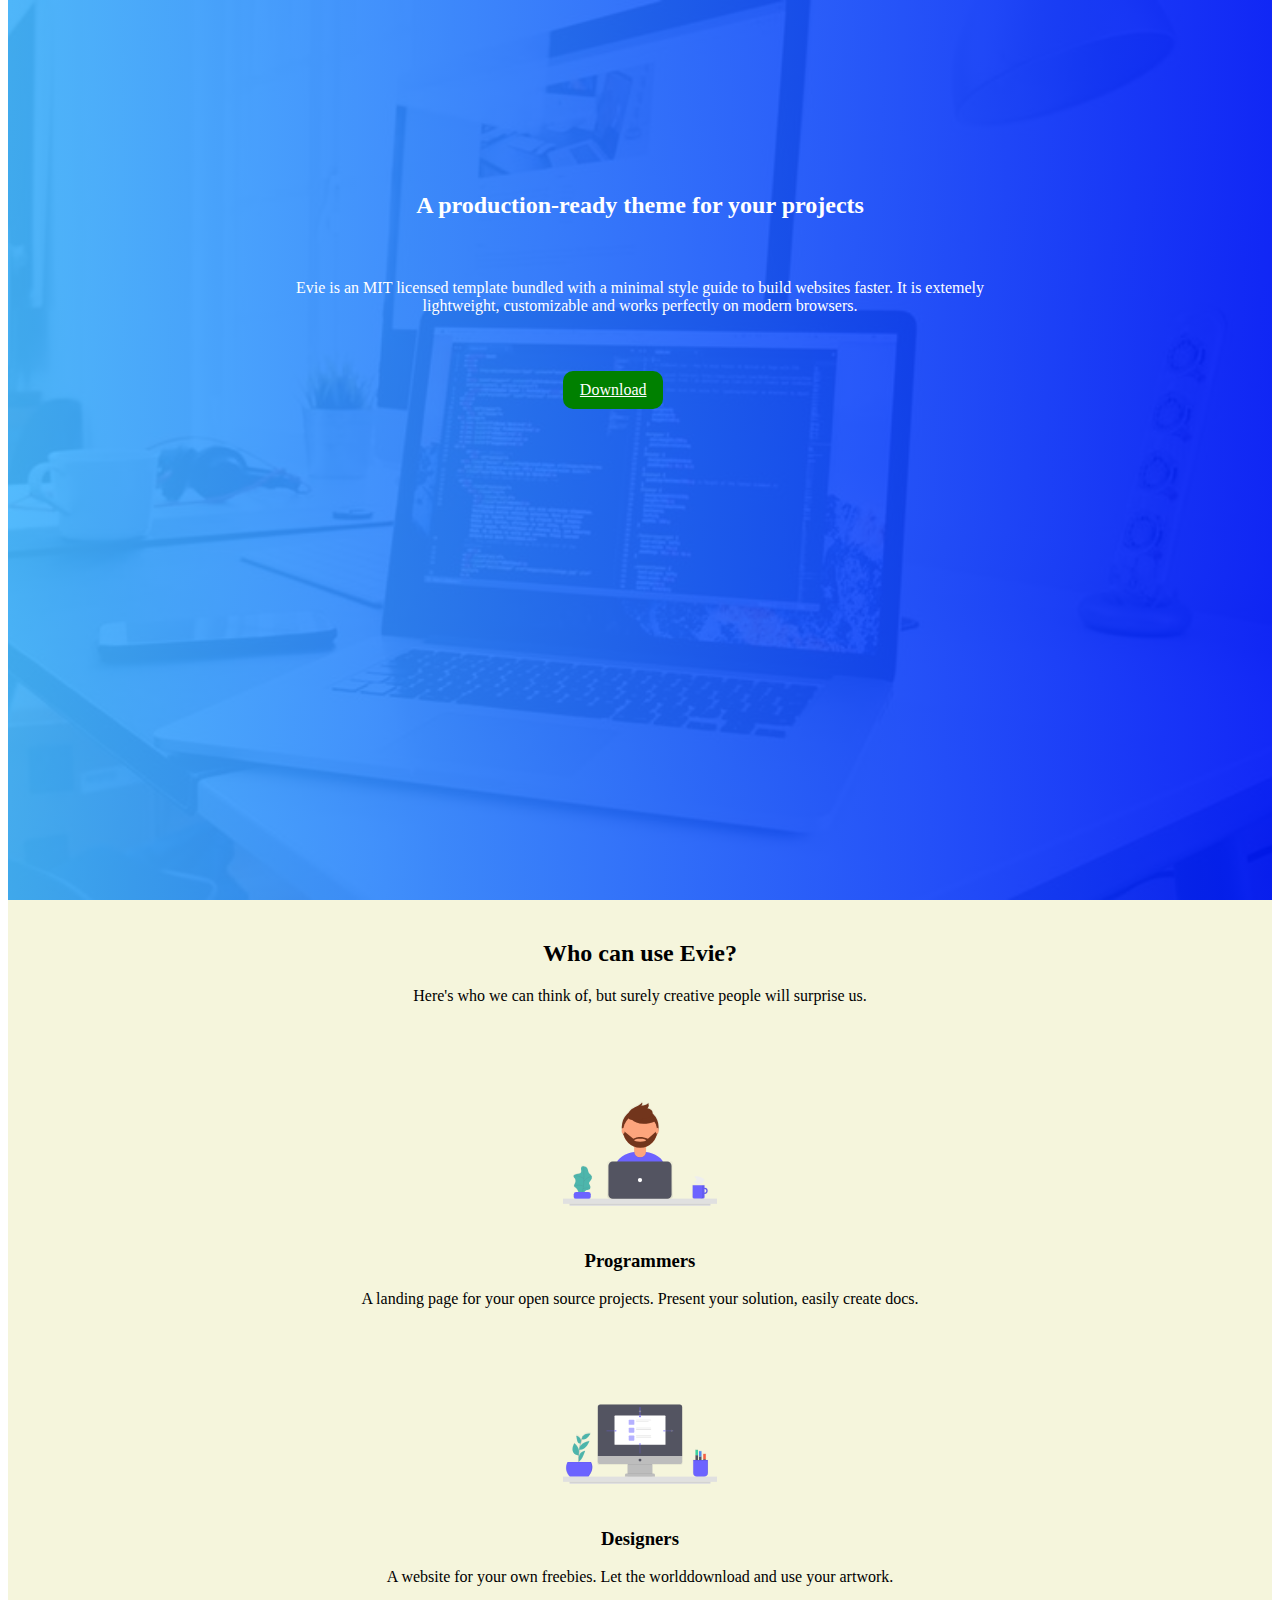
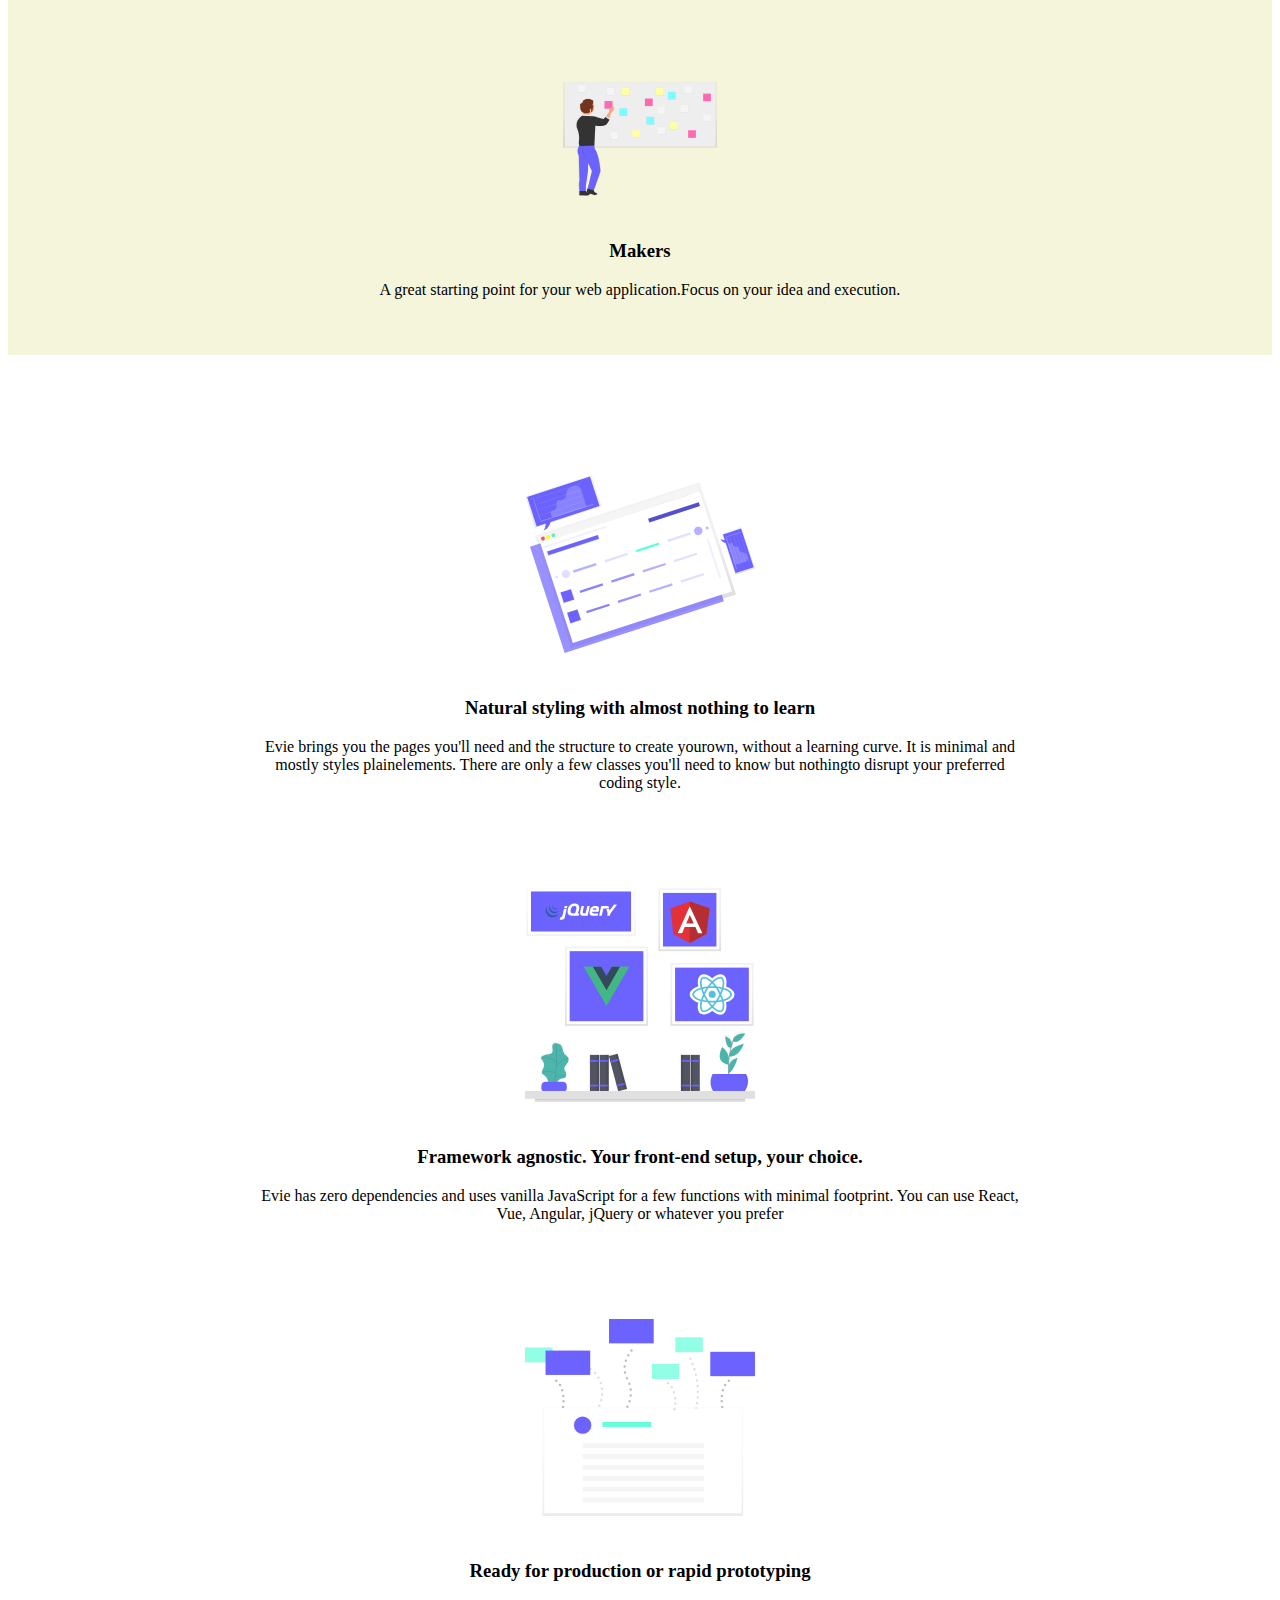
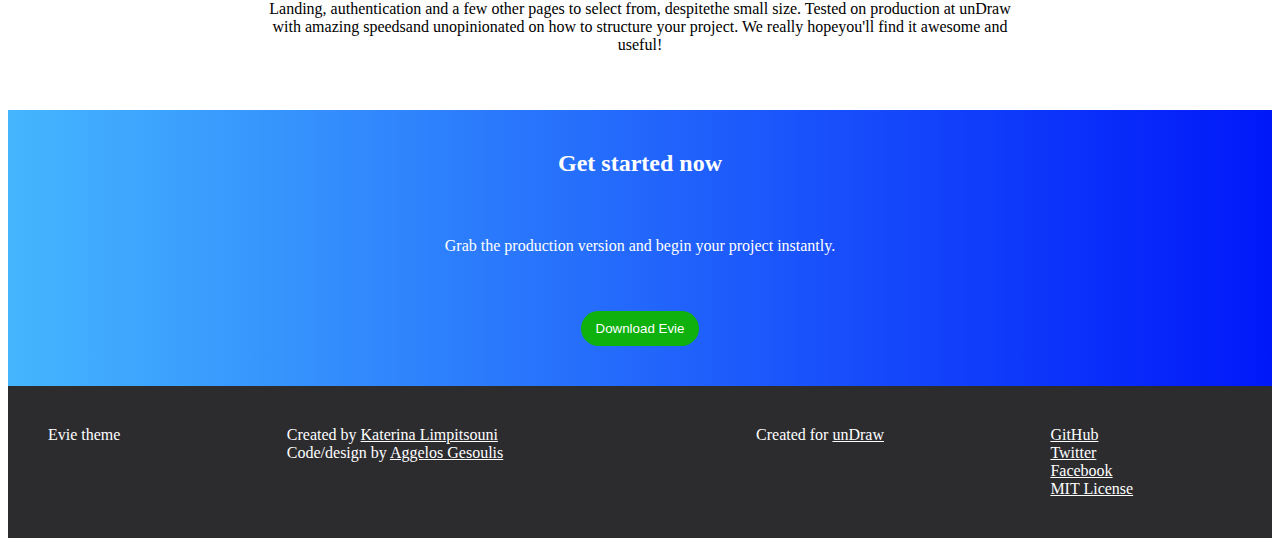
<file: task1/index.html>
<!DOCTYPE html>
<html lang="en">

<head>
    <meta charset="UTF-8">
    <meta name="viewport" content="width=device-width, initial-scale=1.0">
    <title>Document</title>
    <link rel="stylesheet" href="style.css">
</head>

<body>
    <main>
        <div class="section1">
            <div class="container">
                <div class="section1-text">
                    <div class="text-heading">
                        <h2>A production-ready theme for your projects</h2>
                    </div>
                    <div class="text-para">
                        <p>Evie is an MIT licensed template bundled with a minimal style guide to build
                            websites faster. It is extemely lightweight, customizable and works perfectly on
                            modern browsers.</p>
                    </div>
                    <div class="text-btn">
                        <a href="#" class="links">Download</a>
                    </div>
                </div>

            </div>
        </div>
        <div class="section2">
            <div class="container">
                <div class="section2-div1">
                    <h2>Who can use Evie?</h2>
                    <p>Here's who we can think of, but surely creative people will surprise us.</p>
                </div>
                <div class="section2-div2">
                    <div class="section2-div2-img">
                        <img src="./images/undraw_designer.svg" alt="undraw designer" width="20%">
                    </div>
                    <div class="section2-div2-para">
                        <h3>Programmers</h3>
                        <p>A landing page for your open source projects.
                            Present your solution, easily create docs.</p>
                    </div>
                </div>
                <div class="section2-div2">
                    <div class="section2-div2-img">
                        <img src="./images/undraw_responsive.svg" alt="undraw responsive" width="20%">
                    </div>
                    <div class="section2-div2-para">
                        <h3>Designers</h3>
                        <p>A website for your own freebies. Let the worlddownload and use your artwork.</p>
                    </div>
                </div>
                <div class="section2-div2">
                    <div class="section2-div2-img">
                        <img src="./images/undraw_creation.svg" alt="undraw creation" width="20%">
                    </div>
                    <div class="section2-div2-para">
                        <h3>Makers</h3>
                        <p>A great starting point for your web application.Focus on your idea and execution.</p>
                    </div>
                </div>


            </div>
        </div>
        <div class="section3">
            <div class="container">
                <div class="section3-div1">
                    <div class="section3-div1-img">
                        <img src="./images/undraw_browser.svg" alt="undraw_browser" width="30%">
                    </div>
                    <div class="section3-div1-para">
                        <h3>Natural styling with almost nothing to learn</h3>
                        <p>Evie brings you the pages you'll need and the structure to create yourown, without a learning
                            curve. It is minimal and mostly styles plainelements. There are only a few classes you'll
                            need to know but nothingto disrupt your preferred coding style.</p>
                    </div>
                </div>
                <div class="section3-div1">
                    <div class="section3-div1-img">
                        <img src="./images/undraw_frameworks.svg" alt="undraw_frameworks" width="30%">
                    </div>
                    <div class="section3-div1-para">
                        <h3>Framework agnostic. Your front-end setup,
                            your choice.</h3>
                        <p>Evie has zero dependencies and uses vanilla JavaScript for a few
                            functions with minimal footprint. You can use React, Vue, Angular,
                            jQuery or whatever you prefer</p>
                    </div>
                </div>
                <div class="section3-div1">
                    <div class="section3-div1-img">
                        <img src="./images/together.svg" alt="together" width="30%">
                    </div>
                    <div class="section3-div1-para">
                        <h3>Ready for production or rapid prototyping</h3>
                        <p>Landing, authentication and a few other pages to select from, despitethe small size. Tested
                            on
                            production at unDraw with amazing speedsand unopinionated on how to structure your project.
                            We
                            really hopeyou'll find it awesome and useful!</p>
                    </div>
                </div>
            </div>
        </div>
        <div class="section4">
            <div class="container">
                <div class="section4-text">
                    <div class="text-heading">
                        <h2>Get started now</h2>
                    </div>
                    <div class="text-para">
                        <p>Grab the production version and begin your project instantly.</p>
                    </div>
                    <div class="text-btn-evie">
                        <button class="text-button-evie">Download Evie</button>
                    </div>
                </div>
            </div>
        </div>
    </main>
    <footer>
        <div class="section5">
            <ul class="section5-list">
                <li type="none" class="section5-list-items">Evie theme</li>
                <li type="none" class="section5-list-items-1">
                    <ul>
                        <li type="none">Created by <a href="#" class="links">Katerina Limpitsouni</a></li>
                        <li type="none">Code/design by <a href="#" class="links">Aggelos Gesoulis</a></li>
                    </ul>
                </li>
                <li type="none" class="section5-list-items-1">Created for <a href="#" class="links">unDraw</a></li>
                <li type="none" class="section5-list-items">
                    <ul>
                        <li type="none"><a href="#" class="links">GitHub</a></li>
                        <li type="none"><a href="#" class="links">Twitter</a></li>
                        <li type="none"><a href="#" class="links">Facebook</a></li>
                        <li type="none"><a href="#" class="links">MIT License</a></li>
                    </ul>
                </li>
            </ul>
        </div>
    </footer>
</body>

</html>
</file>
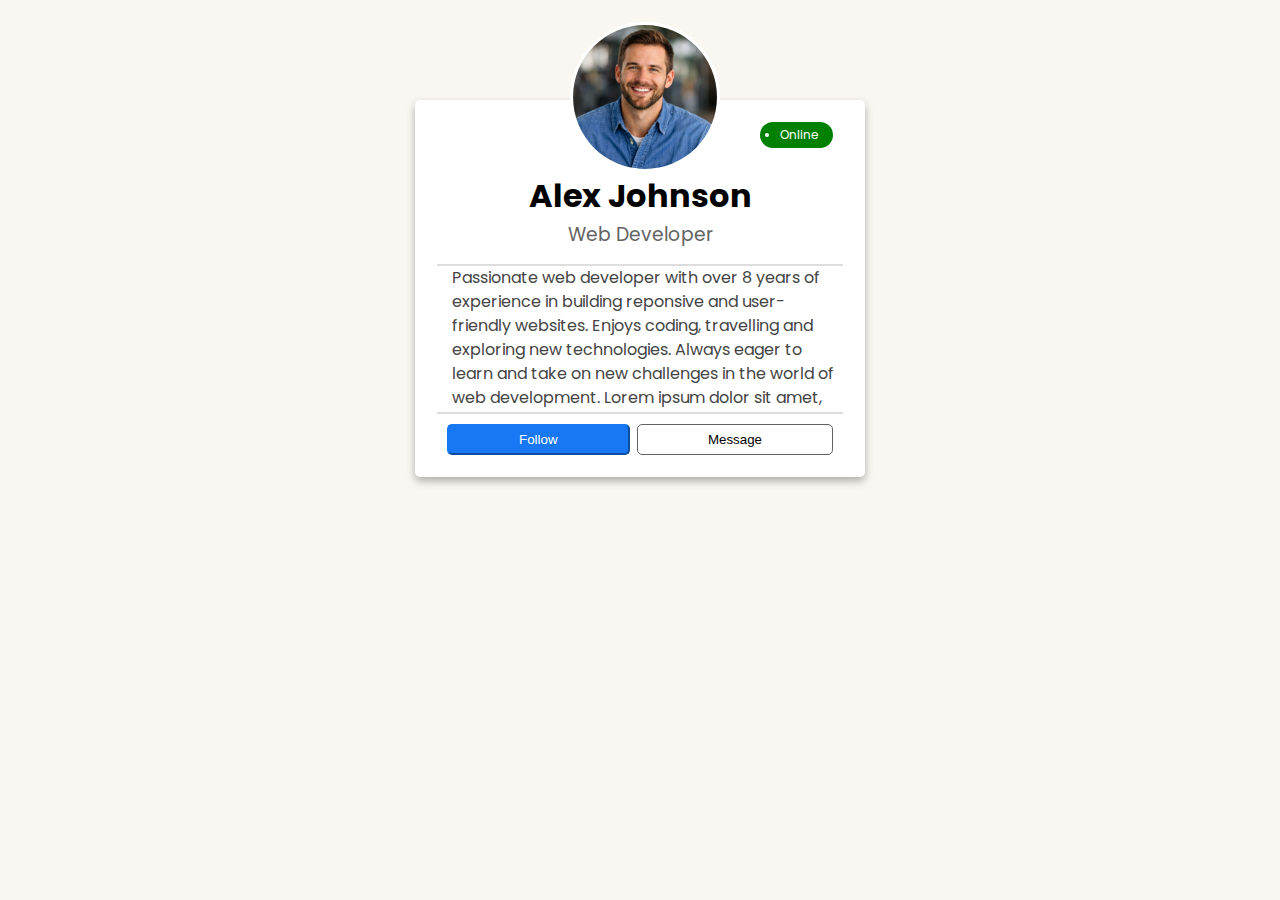
<file: task3/index.html>
<!DOCTYPE html>
<html lang="en">

<head>
    <meta charset="UTF-8">
    <meta name="viewport" content="width=device-width, initial-scale=1.0">
    <title>Document</title>
    <link href="https://fonts.googleapis.com/css2?family=Poppins:wght@300;400;500;600;700&display=swap"
        rel="stylesheet">
    <link rel="stylesheet" href="./assets/style.css">
</head>

<body>
    <div class="container">
        <header>
            <img src="./assets/images/profile-image.png" alt="profile image" width="150px">
            <ul class="list-item">
                <li>Online</li>
            </ul>
            <div class="name-and-position">
                <div class="name">
                    <h1>
                        Alex Johnson
                    </h1>
                </div>
                <div class="position">
                    <h3>
                        Web Developer
                    </h3>
                </div>
            </div>
        </header>
        <section class="paragraph">
            <p>
                Passionate web developer with over 8 years
                of experience in building reponsive and user-friendly
                websites. Enjoys coding, travelling and exploring new technologies.
                Always eager to learn and take on new challenges in the
                world of web development.
                Lorem ipsum dolor sit amet, consectetur adipisicing elit. Natus, dolore impedit, voluptatibus minima
                sint et, officiis nulla laboriosam quidem quia voluptas at nam eveniet dolorum praesentium commodi quam.
                Aliquam, distinctio? Iure, nobis! Incidunt voluptatem optio consequatur nulla suscipit accusamus esse
                velit libero ratione distinctio in officiis quidem, ex illo praesentium?
            </p>
        </section>
        <section class="button">
            <button class="button-style-1">
                Follow
            </button>
            <button class="button-style-2">
                Message
            </button>
        </section>
    </div>
</body>

</html>
</file>
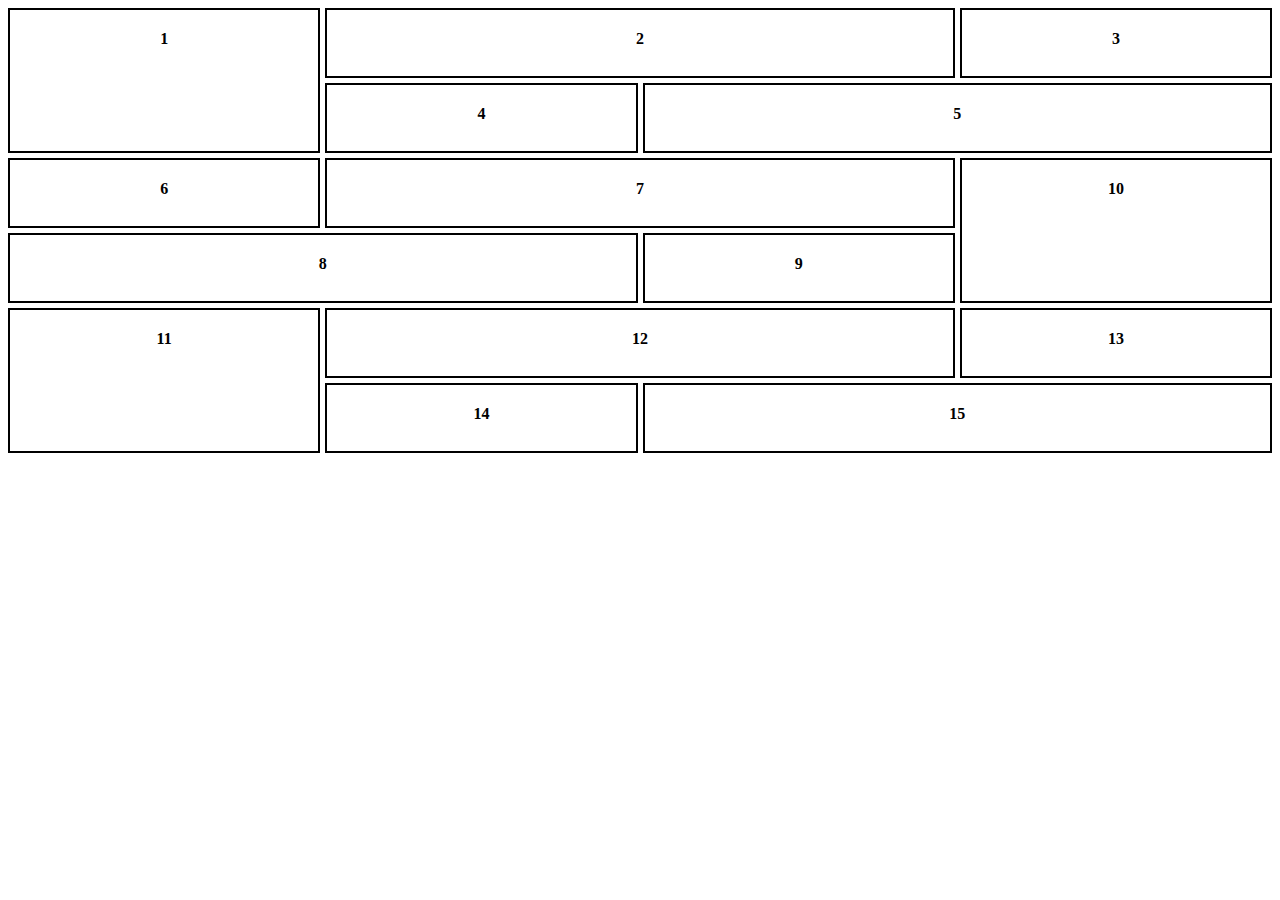
<file: task5grid/index.html>
<!DOCTYPE html>
<html lang="en">
<head>
    <meta charset="UTF-8">
    <meta name="viewport" content="width=device-width, initial-scale=1.0">
    <link rel="stylesheet" href="./assets/style.css">
    <title>Grid</title>
</head>
<body>
    <main>
        <div class="container">
            <div class="card1">1</div>
            <div class="card2">2</div>
            <div class="card3">3</div>
            <div class="card4">4</div>
            <div class="card5">5</div>
            <div class="card6">6</div>
            <div class="card7">7</div>
            <div class="card8">8</div>
            <div class="card9">9</div>
            <div class="card10">10</div>
            <div class="card11">11</div>
            <div class="card12">12</div>
            <div class="card13">13</div>
            <div class="card14">14</div>
            <div class="card15">15</div>
        </div>
    </main>
</body>
</html>
</file>
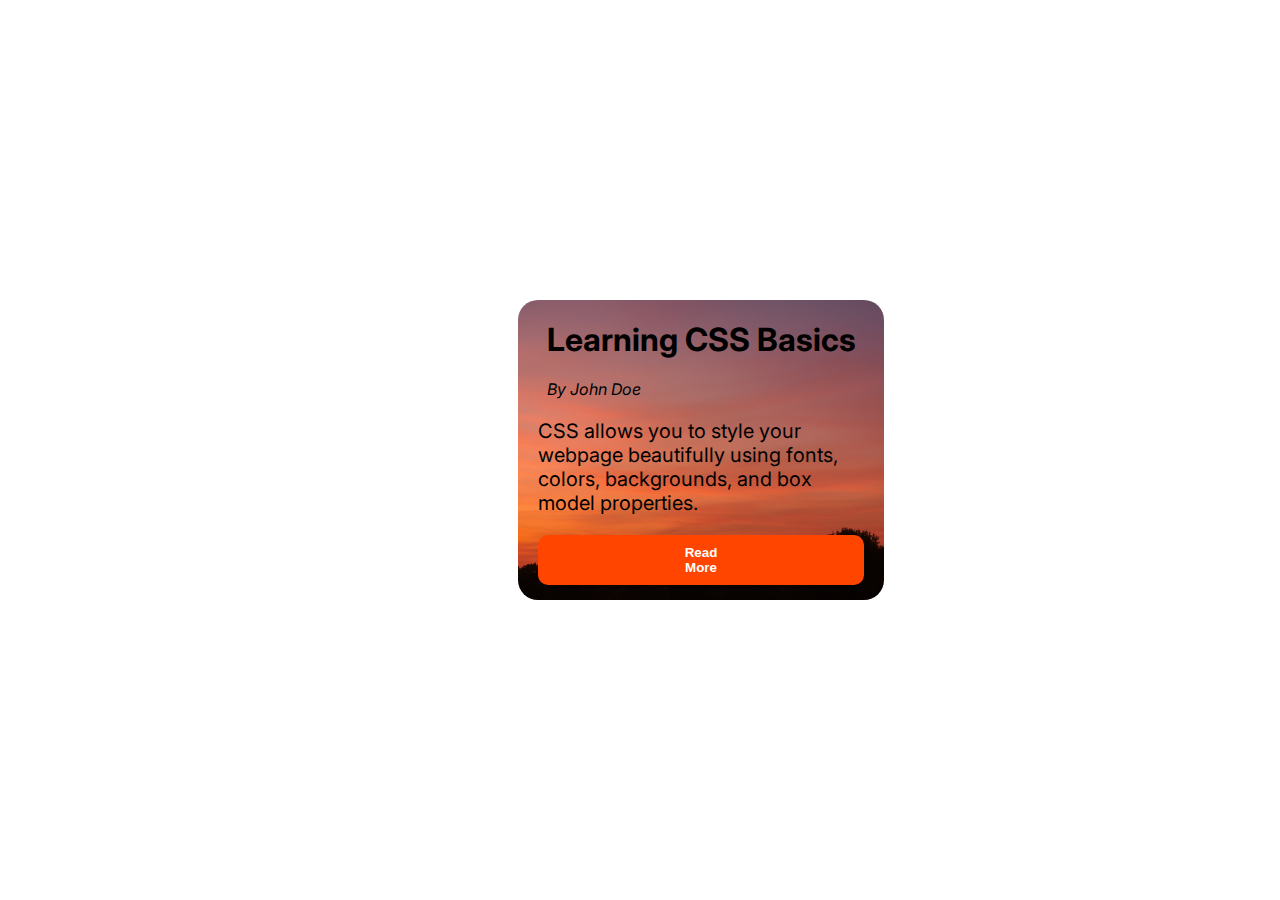
<file: task2/task-2-a/index.html>
<!DOCTYPE html>
<html lang="en">

<head>
    <meta charset="UTF-8">
    <meta name="viewport" content="width=device-width, initial-scale=1.0">
    <title>Document</title>
    <link href="https://fonts.googleapis.com/css2?family=Inter:wght@300;400;500;600;700&display=swap" rel="stylesheet">

    <link rel="stylesheet" href="./assets/style.css">
</head>

<body>
    <main>
        <section>
            <div class="container">
                <header>
                    <div class="heading">
                        <h1>Learning CSS Basics</h1>
                    </div>
                    <div class="intro-name">
                        <p>By John Doe</p>
                    </div>
                </header>


                <div class="paragraph">
                    <p>CSS allows you to style your webpage beautifully using fonts, colors,
                        backgrounds, and box model properties.
                    </p>
                </div>

                <div class="button">
                    <button>Read More</button>
                </div>
            </div>

        </section>
    </main>
</body>

</html>
</file>
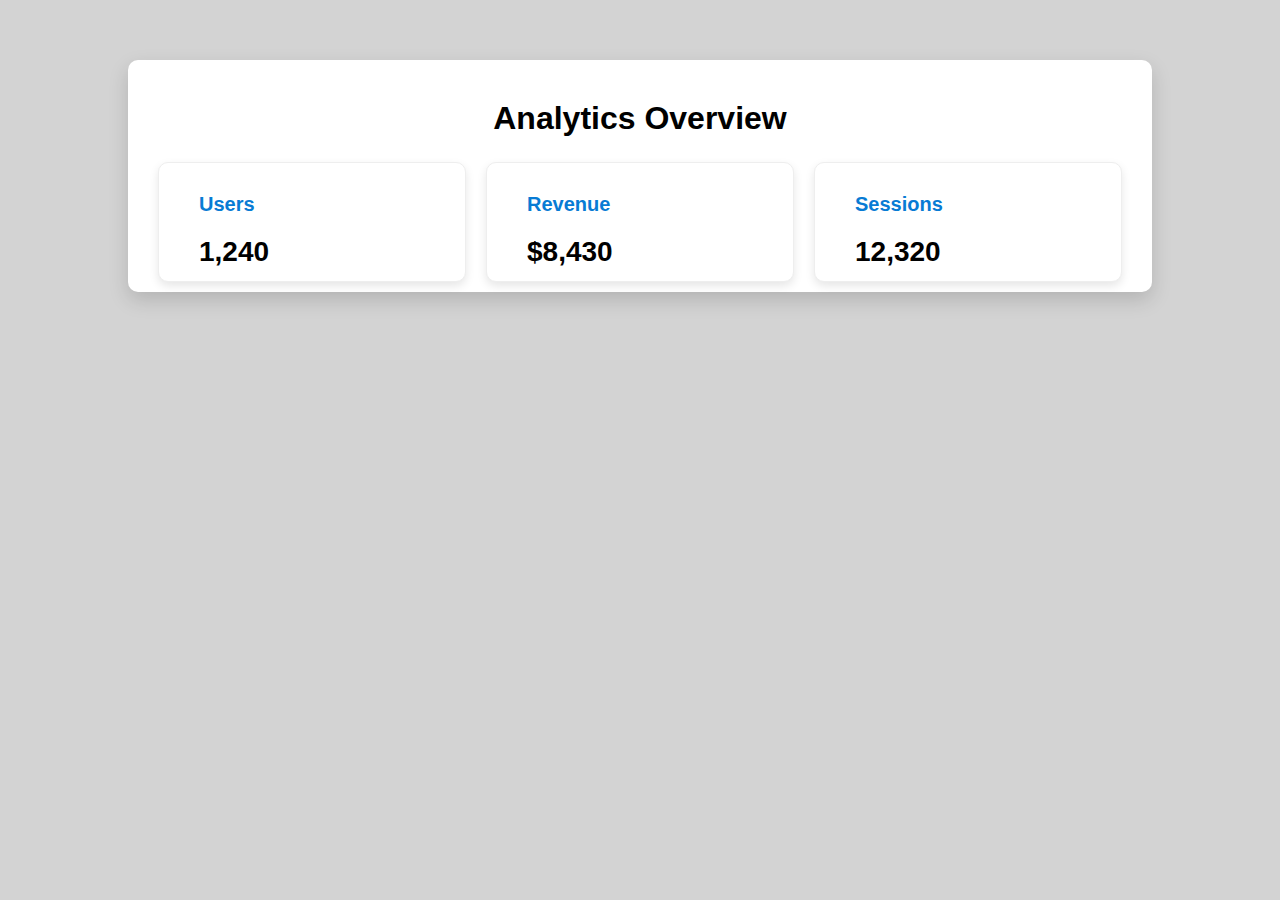
<file: task4-mediaquery/assets/index.html>
<!DOCTYPE html>
<html lang="en">

<head>
    <meta charset="UTF-8">
    <meta name="viewport" content="width=device-width, initial-scale=1.0">
    <title>Media Query</title>
    <link rel="stylesheet" href="style.css">
</head>

<body>
    <div class="container">
        <div class="dashboard">
            <h1 class="title">Analytics Overview</h1>
            <div class="cards">
                <div class="card1">
                    <h2>Users</h2>
                    <p>1,240</p>
                </div>
                <div class="card2">
                    <h2>Revenue</h2>
                    <p>$8,430</p>
                </div>
                <div class="card3">
                    <h2>Sessions</h2>
                    <p>12,320</p>
                </div>
            </div>
        </div>

    </div>

</body>

</html>
</file>
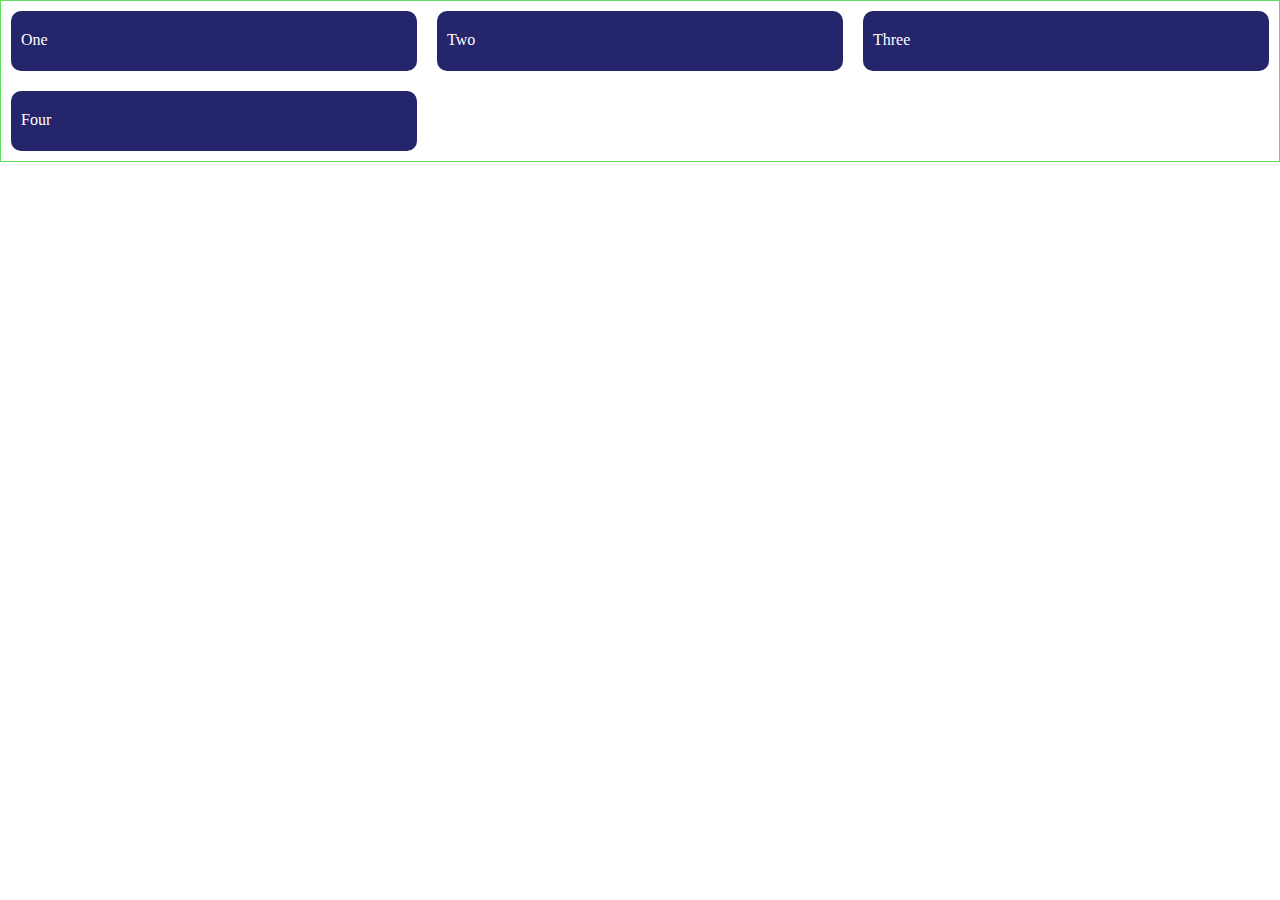
<file: task5grid2/task1/assets/index.html>
<!DOCTYPE html>
<html lang="en">
<head>
    <meta charset="UTF-8">
    <meta name="viewport" content="width=device-width, initial-scale=1.0">
    <link rel="stylesheet" href="./style.css">
    <title>task 1 grid</title>
</head>
<body>
    <div class="container">
        <div class="card">One</div>
        <div class="card">Two</div>
        <div class="card">Three</div>
        <div class="card">Four</div>
    </div>
</body>
</html>
</file>
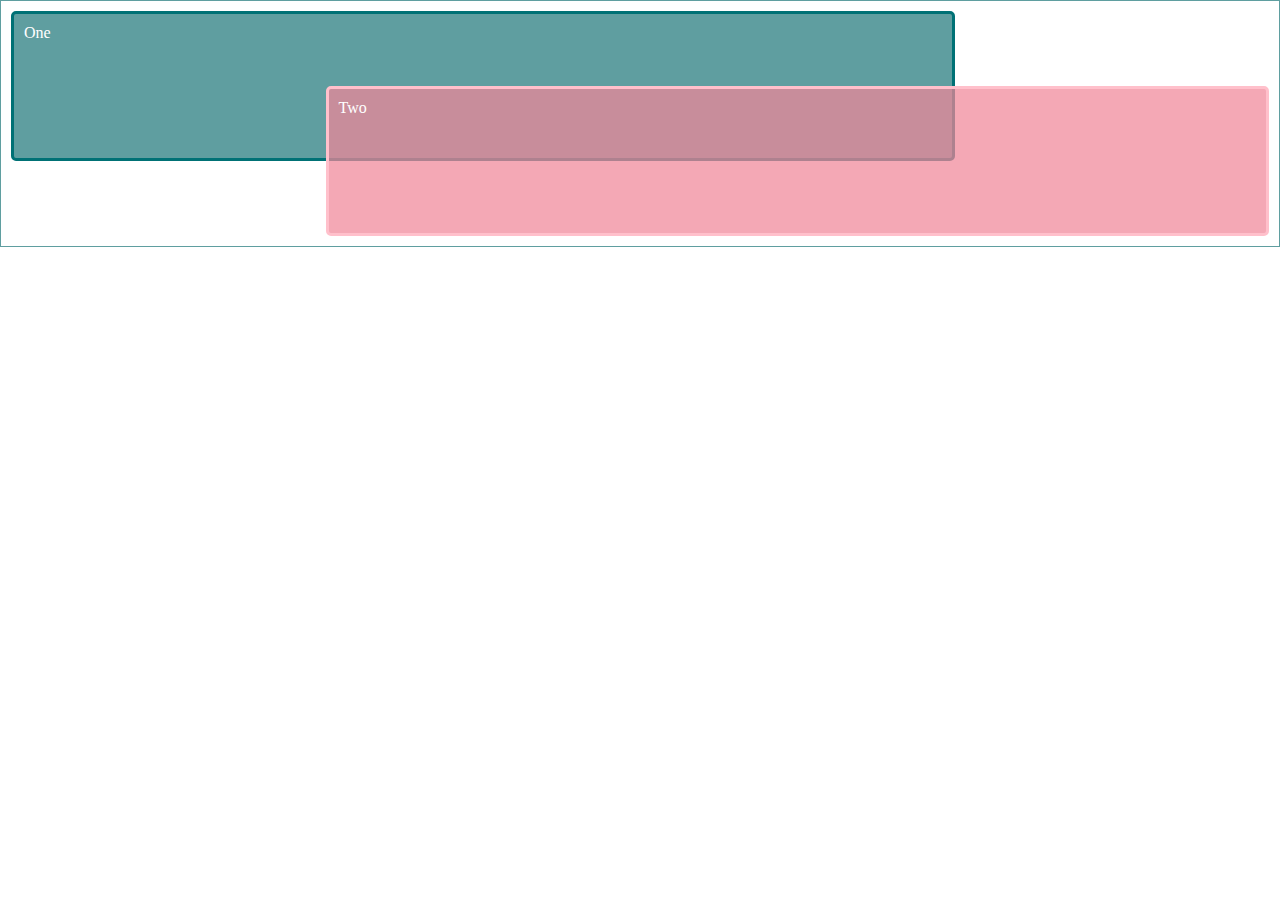
<file: task5grid2/task2/assets/index.html>
<!DOCTYPE html>
<html lang="en">
<head>
    <meta charset="UTF-8">
    <meta name="viewport" content="width=device-width, initial-scale=1.0">
    <link rel="stylesheet" href="./style.css">
    <title>task 2 grid</title>
</head>
<body>
    <div class="container">
        <div class="card1">One</div>
        <div class="card2">Two</div>
    </div>
</body>
</html>
</file>
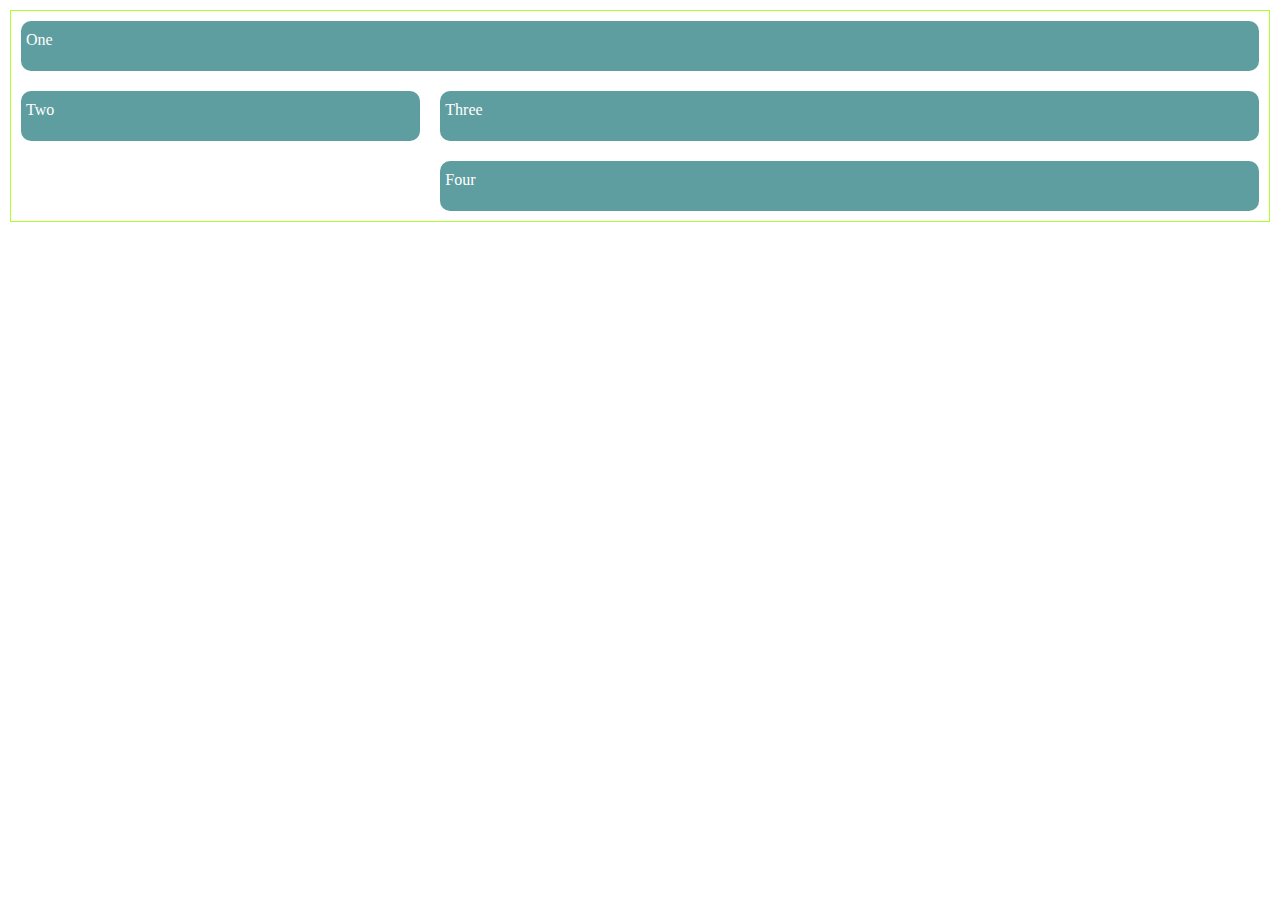
<file: task5grid2/task3/assets/index.html>
<!DOCTYPE html>
<html lang="en">
<head>
    <meta charset="UTF-8">
    <meta name="viewport" content="width=device-width, initial-scale=1.0">
    <link rel="stylesheet" href="./style.css">
    <title>Document</title>
</head>
<body>
    <div class="container">
        <div class="card1">One</div>
        <div class="card2">Two</div>
        <div class="card3">Three</div>
        <div class="card4">Four</div>
    </div>
</body>
</html>
</file>
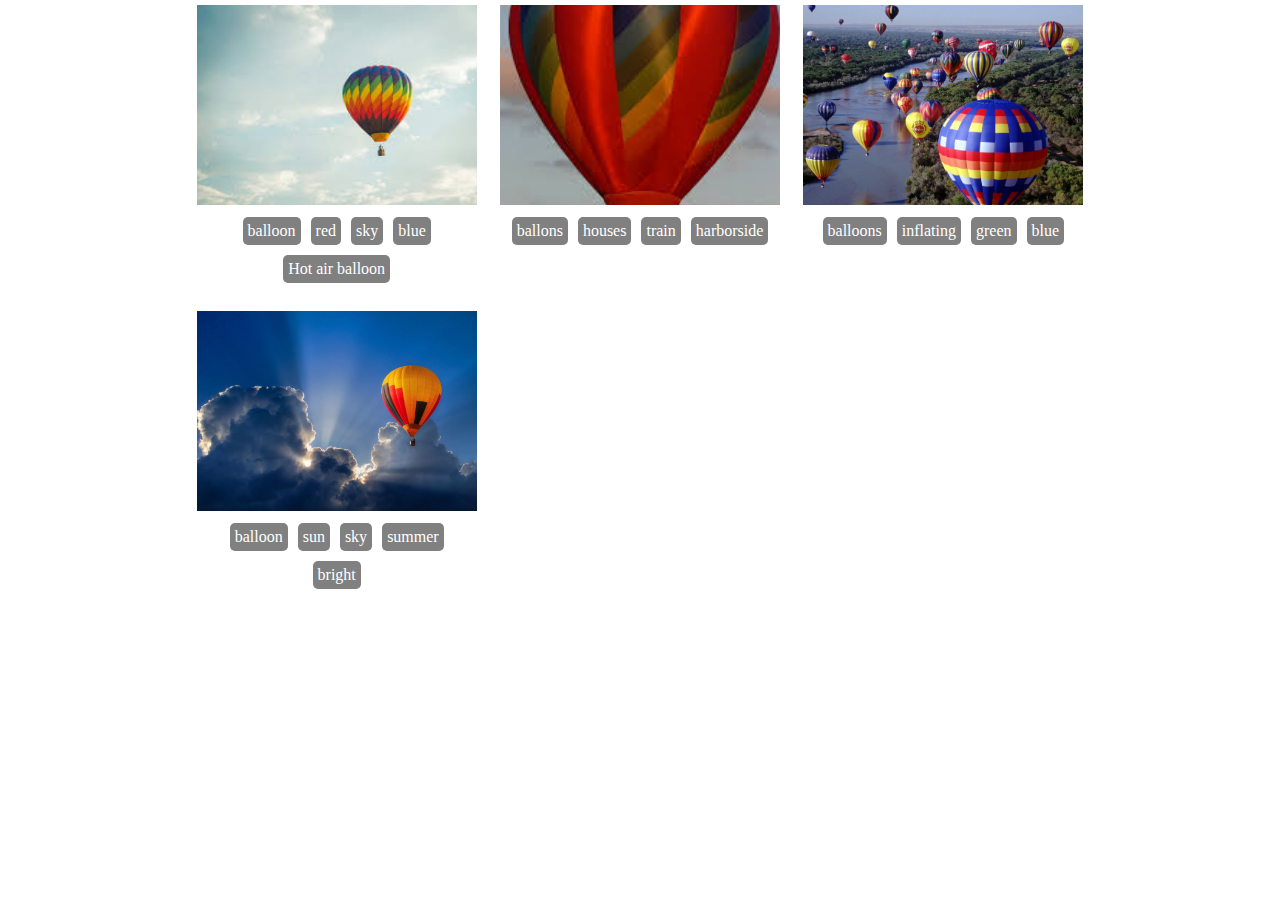
<file: task5grid2/task4/assets/index.html>
<!DOCTYPE html>
<html lang="en">
<head>
    <meta charset="UTF-8">
    <meta name="viewport" content="width=device-width, initial-scale=1.0">
    <link rel="stylesheet" href="./style.css">
    <title>grid task 5 with flexbox</title>
</head>
<body>
    <main>
        <div class="container">
            <div class="card1">
                <div class="img">
                <img src="./images/image1.jpg" alt="img1">
                </div>
                <div class="tags">
                    <div class="tagdiv">balloon</div>
                    <div class="tagdiv">red</div>
                    <div class="tagdiv">sky</div>
                    <div class="tagdiv">blue</div>
                    <div class="tagdiv">Hot air balloon</div>
                </div>
            </div>
            <div class="card2">
                <div class="img">
                <img src="./images/image2.jpg" alt="img2">
                </div>
                <div class="tags">
                    <div class="tagdiv">ballons</div>
                    <div class="tagdiv">houses</div>
                    <div class="tagdiv">train</div>
                    <div class="tagdiv">harborside</div>
                </div>
            </div>
            <div class="card3">
                <div class="img">
                <img src="./images/image3.jpg" alt="img3">
                </div>
                <div class="tags">
                    <div class="tagdiv">balloons</div>
                    <div class="tagdiv">inflating</div>
                    <div class="tagdiv">green</div>
                    <div class="tagdiv">blue</div>
                </div>
            </div>
            <div class="card4">
                <div class="img">
                <img src="./images/image4.jpg" alt="img4">
                </div>
                <div class="tags">
                    <div class="tagdiv">balloon</div>
                    <div class="tagdiv">sun</div>
                    <div class="tagdiv">sky</div>
                    <div class="tagdiv">summer</div>
                    <div class="tagdiv">bright</div>
                </div>
            </div>
        </div>
    </main>
</body>
</html>
</file>
<file: task1/style.css>
* {
    margin-top: 0;
    padding: 0;
    box-sizing: border-box;
}

.container {
    max-width: 768px;
}

.section1 {
    background-image: linear-gradient(to right, #45b6fee9, #0018f9e9),
        url(./images/evie_default_bg.jpeg);
    min-height: 100vh;
    width: 100%;
    background-position: center;
    background-size: cover;
    display: flex;
    flex-direction: column;
    align-items: center;
    text-align: center;
    column-gap: 50px;
}
.section1-text {
    padding-top: 25%;
color: white;
text-align: center;
}

.text-para{
    padding: 40px;
}
.text-btn{
    margin-left: 40%;
    box-sizing: border-box;
    border-radius: 10px;
    width: 100px;
    background-color: green;
    padding: 10px;
}
.section2 {
    background-color: beige;
    display: flex;
    flex-direction: column;
    align-items: center;
    text-align: center;
    column-gap: 50px;
    padding: 40px;
}
 .section2-div2-img {
    padding-top: 80px;
    padding-bottom: 40px;
}
.section3{
    display: flex;
    flex-direction: column;
    align-items: center;
    text-align: center;
    column-gap: 50px;
    padding: 40px;
}
.section3-div1-img {
    padding-top: 80px;
    padding-bottom: 40px;
}
.section4{ 
    background-image: linear-gradient(to left, #0018f9, #45b6fe);   
    display: flex;
    flex-direction: column;
    align-items: center;
    text-align: center;
    column-gap: 50px;
    padding: 40px;
}
.section5-list{
    display: flex;
    flex-direction: row;
    row-gap: 50px;
    background-color: #18181be9;
    color: white;
}

.links{
    color: white;
}
.text-button-evie{
    background-color: rgb(14, 177, 14);
    padding: 10px;
    padding-left: 15px;
    padding-right: 15px;
    border-radius: 20px;
    color: white;
    border: rgb(14, 177, 14);
}
.section5-list-items{
    padding: 40px;
}
.section5-list-items-1{
    padding-top: 40px;
    padding-left: 10%;
    padding-right: 10%;
}
.section4-text{
    color: white;
}
</file>
<file: task3/assets/style.css>
*{
    padding: 0;
    margin: 0;
    box-sizing: border-box;
}
body{
    background-color: rgb(250, 246, 241);
    font-family: "Poppins",sans-serif;
}
header{
    display: flex;
    flex-direction: column;
    align-items: center;
    position: relative;
}
.list-item{
    position: absolute; 
    top: 0px;
    right: 10px;
    color: #fff;
    background-color: green;
    border-radius: 20px;
    padding: 4px 15px;
    padding-left: 20px;
    font-size: 12px;
}

.container{
    background-color: #fff;
    margin: 100px auto;
    max-width: 450px;
    padding: 20px;
    align-items: center;
    border: 2px solid #fff;
    border-radius: 5px;
    box-shadow: 0px 4px 8px rgba(0, 0, 0, 0.3);
}
h3{
    color: #636363;
    font-weight: 400;
}
img{
    border: #fff solid 3px;
    margin-left: 10px;
    margin-top: -100px;
    position: relative;
    border-radius: 100px;
    overflow: hidden;
}
.name-and-position{
    text-align: center;
}
.paragraph{
    margin-top: 15px;
    padding-left: 15px;
    border-top: 2px solid #ddd;
    border-bottom: 2px solid #ddd;
    color: #444;
    line-height: 1.5;
    height: 150px;
    overflow-y: scroll;
}
.button{
    display: flex;
    justify-content: space-between;

}
.button-style-1{
    background-color: #1877F2;
    color: #fff;
    border-color: #1877F2;
    border-radius: 5px;
    padding: 6px;
    padding-left: 70px;
    padding-right: 70px;
    margin-top: 10px;
    margin-left: 10px;
}
.button-style-2{
    background-color: #fff;
    border: #636363 solid 1px;
    border-radius: 5px;
    padding: 6px;
    padding-left: 70px;
    padding-right: 70px;
    margin-top: 10px;
    margin-right: 10px;
}
</file>
<file: task5grid/assets/style.css>
*{
    margin: 10;
    padding: 0;
    box-sizing: border-box;
}
.container{
    display: grid;
    grid-template-columns: repeat(4,1fr);
    gap: 5px;
}
.card1, .card2,.card3, .card4,.card5, .card6,.card7, .card8,.card9, .card10,.card11, .card12,.card13, .card14,.card15 {
    border: 2px black solid;
    min-height: 70px;
    text-align: center;
    padding-top: 20px;
    font-weight: bold;
}

.card1{
    grid-column-start: 1;
    grid-column-end: 2;
    grid-row-start: 1;
    grid-row-end: 3;
}
.card2{
    grid-column-start: 2;
    grid-column-end: 4;
    grid-row-start: 1;
    grid-row-end: 2;
}
.card3{
    grid-column-start: 4;
    grid-column-end: 5;
    grid-row-start: 1;
    grid-row-end: 2;
}
.card4{
    grid-column-start: 2;
    grid-row-start: 2;
}
.card5{
    grid-column-start: 3;
    grid-column-end: 5;
    grid-row-start: 2;
}
.card6{
    grid-column-start: 1;
    grid-row-start: 3;
}
.card7{
    grid-column-start: 2;
    grid-column-end: 4;
    grid-row-start: 3;
}
.card8{
    grid-column-start: 1;
    grid-column-end: 3;
    grid-row-start: 4;
}
.card9{
    grid-column-start: 3;
    grid-row-start: 4;
}
.card10{
    grid-column-start: 4;
    grid-row-start: 3;
    grid-row-end: 5;
}
.card11{
    grid-column-start: 1;
    grid-row-start: 5;
    grid-row-end: 7;
}
.card12{
    grid-column-start: 2;
    grid-column-end: 4;
    grid-row-start: 5;
}
.card13{
    grid-column-start: 4;
    grid-row-start: 5;
}
.card14{
    grid-column-start: 2;
    grid-row-start: 6;
}
.card15{
    grid-column-start: 3;
    grid-column-end: 5;
    grid-row-start: 6;
}
</file>
<file: task2/task-2-a/assets/style.css>
*{
    box-sizing: border-box;
    margin: 0;
    padding: 0;
}
main{
    min-height: 100vh;
    display: flex;
    justify-content: center;
    align-items: center;
    padding: 40px 0;
}
body{
    font-family: "Inter", sans-serif;
    color: #000;
}

.container{
    padding: 20px;
    max-width: 610px;
    height: 300px; 
    background-image: url(bg-image.png);
    border-radius: 20px;
    background-size: cover;
    background-position: center;
    align-items: center;
    margin: 10%;
    margin-left: 30%;
    border-color:rgb(243, 202, 148);
    display: flex;
    flex-direction: column;
}
.intro-name{
    margin-top: 20px;
    margin-bottom: 20px;
    font-style: italic;
}
.paragraph{
    font-size: 20px;
}
.button{
    align-items: center;
}
button{
    margin-top: 20px;
    padding-left: 145px;
    padding-right: 145px;
    padding-top: 10px;
    padding-bottom: 10px;
    border: none;
    border-radius: 10px;
    background: orangered;
    color: #fff;
    font-weight: 600;
    cursor: pointer;
}
</file>
<file: task4-mediaquery/assets/style.css>
* {
    box-sizing: border-box;
    margin: 0px;
    padding: 0;
}

body {
    background-color: lightgray;
    padding: 20px;
}

:root {
    --text-color: rgb(8, 123, 212);
    --border-radius: 10px;
    --padding: 20px;
    --text-padding: 10px;
    --fontfamily: 'Poppins', sans-serif;
}

.container {
    max-width: 1024px;
    background-color: #fff;
    border-radius: var(--border-radius);
    margin: 40px auto;
    padding: 30px;
    box-shadow: 0 8px 20px rgba(0, 0, 0, 0.15);
}

.dashboard {
    background-color: #fff;
    text-align: center;
}

.title {
    margin: 10px 0 20px;
    font-family: var(--fontfamily);
}

.cards {
    display: grid;
    grid-template-columns: repeat(3, 1fr);
    grid-auto-rows: 100px;
    margin-top: 25px;
    background-color: #fff;
    gap: 20px;
    margin-top: 25px;
}

h2 {
    padding: var(--text-padding);
    color: var(--text-color);
    font-size: 20px;
    font-family: var(--fontfamily);
}

p {
    padding: var(--text-padding);
    font-size: 28px;
    font-weight: 600;
    font-family: var(--fontfamily);
}

.card1,
.card2,
.card3 {
    border: 1px solid #eee;
    border-radius: var(--border-radius);
    box-shadow: 0 4px 10px rgba(0, 0, 0, 0.1);
    background-color: #fff;
    padding: 20px 30px;
    padding-bottom: auto;
    text-align: left;
    line-height: normal;
    min-height: 120px;
}

@media screen and (max-width: 425px) {
    .title {
        margin: 10px 0 20px;
        font-family: var(--fontfamily);
        font-size: 25px;
    }

    .cards {
        display: grid;
        grid-template-columns: repeat(1, 1fr);
        grid-auto-rows: 100px;
        margin-top: 25px;
        background-color: #fff;
        gap: 30px;
        margin-top: 25px;
    }

    .card1 {
        grid-column-start: 1;
        grid-column-end: 4;
        grid-row-start: 1;
        grid-row-end: 2;
    }

    .card2 {
        grid-column-start: 1;
        grid-column-end: 4;
        grid-row-start: 2;
        grid-row-end: 3;
    }

    .card3 {
        grid-column-start: 1;
        grid-column-end: 4;
        grid-row-start: 3;
        grid-row-end: 4;
    }
}

@media screen and (min-width: 425px) and (max-width: 768px) {
    .cards {
        display: grid;
        grid-template-columns: repeat(2, 1fr);
        grid-auto-rows: 100px;
        margin-top: 25px;
        background-color: #fff;
        gap: 30px;
        margin-top: 25px;
    }

    .card1 {
        grid-column-start: 1;
        grid-column-end: 2;
        grid-row-start: 1;
        grid-row-end: 2;
    }

    .card2 {
        grid-column-start: 2;
        grid-column-end: 3;
        grid-row-start: 1;
        grid-row-end: 2;
    }

    .card3 {
        grid-column-start: 1;
        grid-column-end: 3;
        grid-row-start: 2;
        grid-row-end: 3;
    }
}
</file>
<file: task5grid2/task1/assets/style.css>
*{
    margin: 0;
    padding: 0;
    box-sizing: border-box;
}
.container{
    padding: 10px;
    display: grid;
    grid-template-columns: repeat(3,1fr);
    gap: 20px;
    border: .5px solid rgb(95, 222, 95);
}
.card{
    background-color: rgb(37, 37, 107);
    color: white;
    min-height: 60px;
    text-align: left;
    padding-top: 20px;
    padding-left: 10px;
    border-radius: 10px;
}
</file>
<file: task5grid2/task2/assets/style.css>
*{
    margin: 0;
    padding: 0;
    box-sizing: border-box;
}
.container{
    display: grid;
    grid-template-columns: repeat(4,1fr);
    padding: 10px;
    border: solid cadetblue 1px;
}
.card1{
    background-color: cadetblue;
    min-height: 150px;
    border: solid rgb(0, 113, 117);
    border-radius: 5px;
    color: white;
    padding: 10px;
    grid-column-start: 1;
    grid-column-end: 4;
    grid-row-start: 1;
    grid-row-end: 3;
}
.card2{
    background-color: #f08799b9;
    min-height: 150px;
    border: solid pink;
    border-radius: 5px;
    color: white;
    padding: 10px;
    grid-column-start: 2;
    grid-column-end: 5;
    grid-row-start: 2;
    grid-row-end: 4;
}
</file>
<file: task5grid2/task3/assets/style.css>
*{
    padding: 0;
    margin: 0;
    box-sizing: border-box;
}
.container{
    display: grid;
    grid-template-columns: repeat(3, 1fr);
    grid-template-areas: 
    "one  one    one"
    "two  three  three"
    ".    four   four";
    border: solid greenyellow 1px;
    margin: 10px;
    gap: 20px;
    padding: 10px;
}
.card1, .card2, .card3, .card4{
    background-color: cadetblue;
    color: white;
    padding-left: 5px;
    padding-top: 10px;
    min-height: 50px;
    border-radius: 10px;
}
.card1{
    grid-area: one;
}
.card2{
    grid-area: two;
}
.card3{
    grid-area: three;
}
.card4{
    grid-area: four;
}
</file>
<file: task5grid2/task4/assets/style.css>
*{
    margin: 0;
    padding: 0;
    box-sizing: border-box;
}
.container{
    display: grid;
    grid-template-columns: repeat(3,1fr);
    gap: 10px;
    max-width: 900px;
    margin: auto;
}
.img img{
    width: 100%;
    height: 200px;
    width: 280px;
    object-fit: cover;
}
.card1, .card2, .card3, .card4{
    padding: 5px;
    display: flex;
    flex-direction: column;
    align-items: center;
}
.tags{
    display: flex;
    flex-wrap: wrap;
    gap: 10px;
    padding: 8px;
    justify-content: center;
}
.tagdiv{
    background-color: grey;
    color: white;
    padding: 5px;
    border-radius: 5px;
}
</file>
